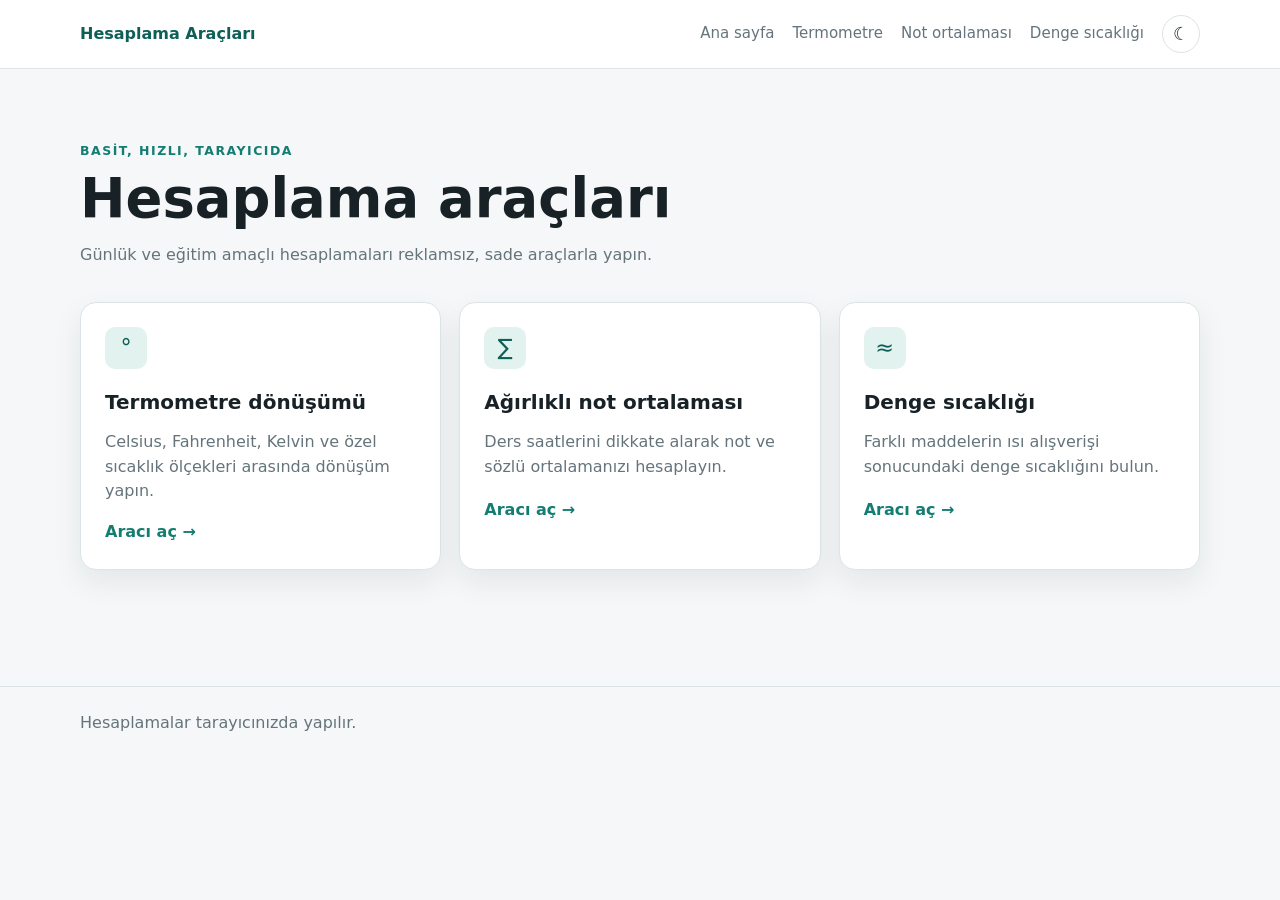
<file: index.html>
<!doctype html>
<html lang="tr">
<head>
  <meta charset="utf-8">
  <meta name="viewport" content="width=device-width, initial-scale=1">
  <meta name="description" content="Günlük hesaplama araçları koleksiyonu.">
  <title>Hesaplama Araçları</title>
  <link rel="stylesheet" href="assets/css/site.css">
</head>
<body>
  <div data-site-header></div>

  <main class="container">
    <section class="hero">
      <p class="eyebrow">Basit, hızlı, tarayıcıda</p>
      <h1>Hesaplama araçları</h1>
      <p>Günlük ve eğitim amaçlı hesaplamaları reklamsız, sade araçlarla yapın.</p>
    </section>

    <section class="tool-grid" aria-label="Araçlar">
      <a class="tool-card" href="tools/temperature.html">
        <span class="tool-card__icon" aria-hidden="true">°</span>
        <h2>Termometre dönüşümü</h2>
        <p>Celsius, Fahrenheit, Kelvin ve özel sıcaklık ölçekleri arasında dönüşüm yapın.</p>
        <span class="text-link">Aracı aç →</span>
      </a>
      <a class="tool-card" href="tools/grade-average.html">
        <span class="tool-card__icon" aria-hidden="true">∑</span>
        <h2>Ağırlıklı not ortalaması</h2>
        <p>Ders saatlerini dikkate alarak not ve sözlü ortalamanızı hesaplayın.</p>
        <span class="text-link">Aracı aç →</span>
      </a>
      <a class="tool-card" href="tools/equilibrium-temperature.html">
        <span class="tool-card__icon" aria-hidden="true">≈</span>
        <h2>Denge sıcaklığı</h2>
        <p>Farklı maddelerin ısı alışverişi sonucundaki denge sıcaklığını bulun.</p>
        <span class="text-link">Aracı aç →</span>
      </a>
    </section>
  </main>

  <div data-site-footer></div>
  <script src="assets/js/common.js" defer></script>
</body>
</html>
</file>
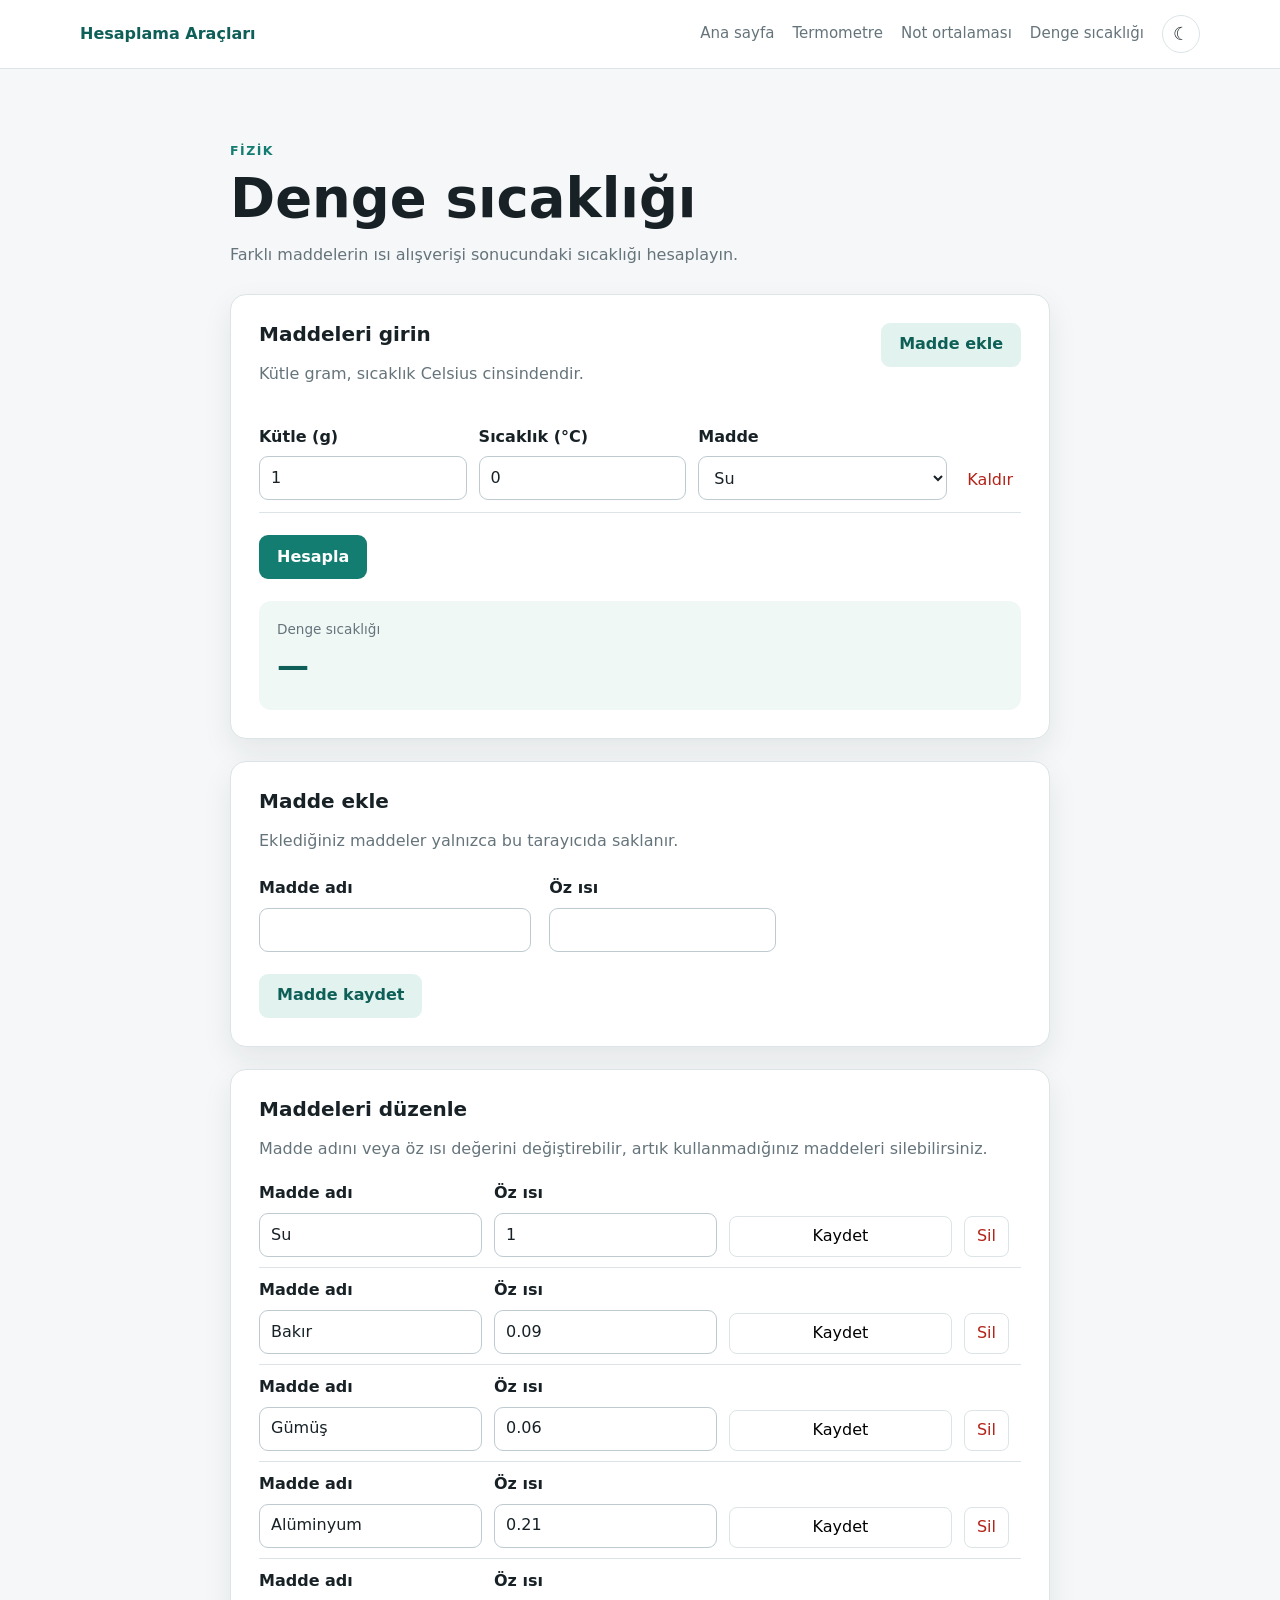
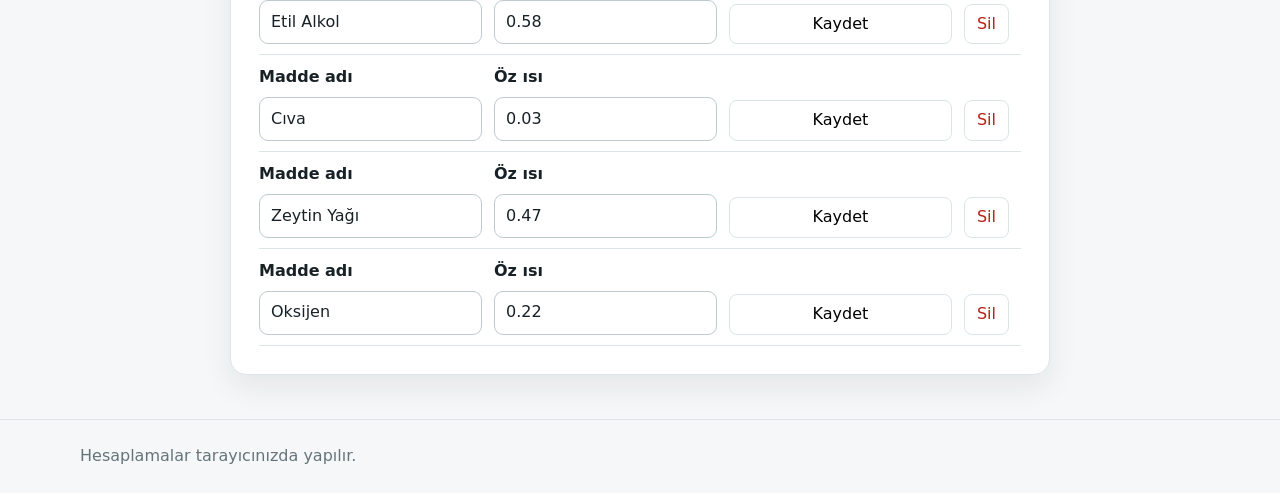
<file: tools/equilibrium-temperature.html>
<!doctype html>
<html lang="tr">
<head>
  <meta charset="utf-8">
  <meta name="viewport" content="width=device-width, initial-scale=1">
  <meta name="description" content="Farklı maddelerin denge sıcaklığını hesaplayın.">
  <title>Denge Sıcaklığı | Hesaplama Araçları</title>
  <link rel="stylesheet" href="../assets/css/site.css">
</head>
<body>
  <div data-site-header></div>
  <main class="container narrow-container">
    <section class="page-heading">
      <p class="eyebrow">Fizik</p>
      <h1>Denge sıcaklığı</h1>
      <p>Farklı maddelerin ısı alışverişi sonucundaki sıcaklığı hesaplayın.</p>
    </section>

    <section class="card" aria-labelledby="equilibrium-title">
      <div class="section-heading"><div><h2 id="equilibrium-title">Maddeleri girin</h2><p class="muted">Kütle gram, sıcaklık Celsius cinsindendir.</p></div><button class="button button--secondary" id="add-material" type="button">Madde ekle</button></div>
      <form id="equilibrium-form" novalidate>
        <div id="material-rows" class="rows"></div>
        <p id="equilibrium-error" class="form-message form-message--error" role="alert" hidden></p>
        <button class="button" type="submit">Hesapla</button>
      </form>
      <div class="result" aria-live="polite"><span class="result__label">Denge sıcaklığı</span><output id="equilibrium-result" class="result__value">—</output></div>
    </section>

    <section class="card" aria-labelledby="material-title">
      <h2 id="material-title">Madde ekle</h2>
      <p class="muted">Eklediğiniz maddeler yalnızca bu tarayıcıda saklanır.</p>
      <form id="custom-material-form" novalidate>
        <div class="form-grid form-grid--three">
          <div class="field"><label for="material-name">Madde adı</label><input id="material-name" type="text" maxlength="50" required></div>
          <div class="field"><label for="material-heat">Öz ısı</label><input id="material-heat" type="number" min="0.000001" step="any" inputmode="decimal" required></div>
        </div>
        <p id="material-error" class="form-message form-message--error" role="alert" hidden></p>
        <p id="material-success" class="form-message form-message--success" role="status" hidden></p>
        <button class="button button--secondary" type="submit">Madde kaydet</button>
      </form>
    </section>

    <section class="card" aria-labelledby="material-management-title">
      <h2 id="material-management-title">Maddeleri düzenle</h2>
      <p class="muted">Madde adını veya öz ısı değerini değiştirebilir, artık kullanmadığınız maddeleri silebilirsiniz.</p>
      <div id="material-management" class="management-list"></div>
    </section>
  </main>
  <div data-site-footer></div>
  <script src="../assets/js/common.js" defer></script>
  <script src="../assets/js/equilibrium-temperature.js" defer></script>
</body>
</html>
</file>
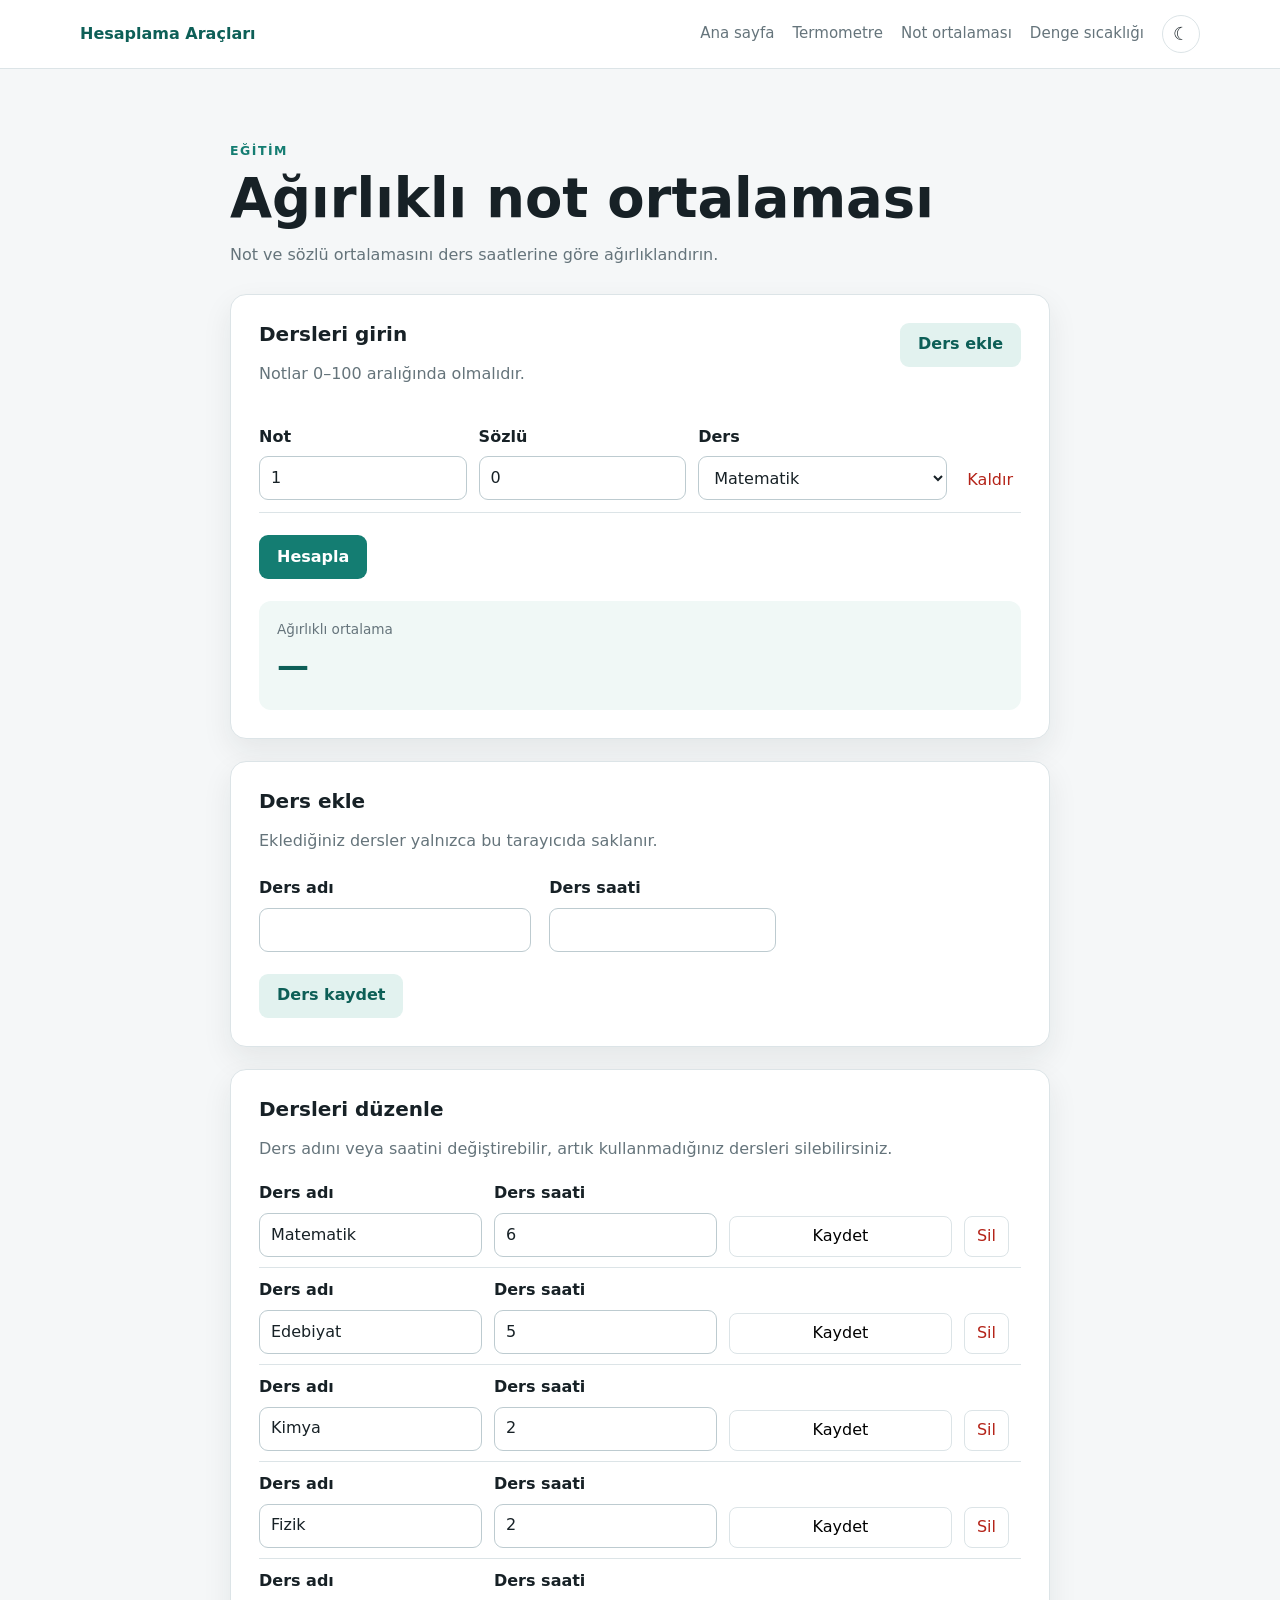
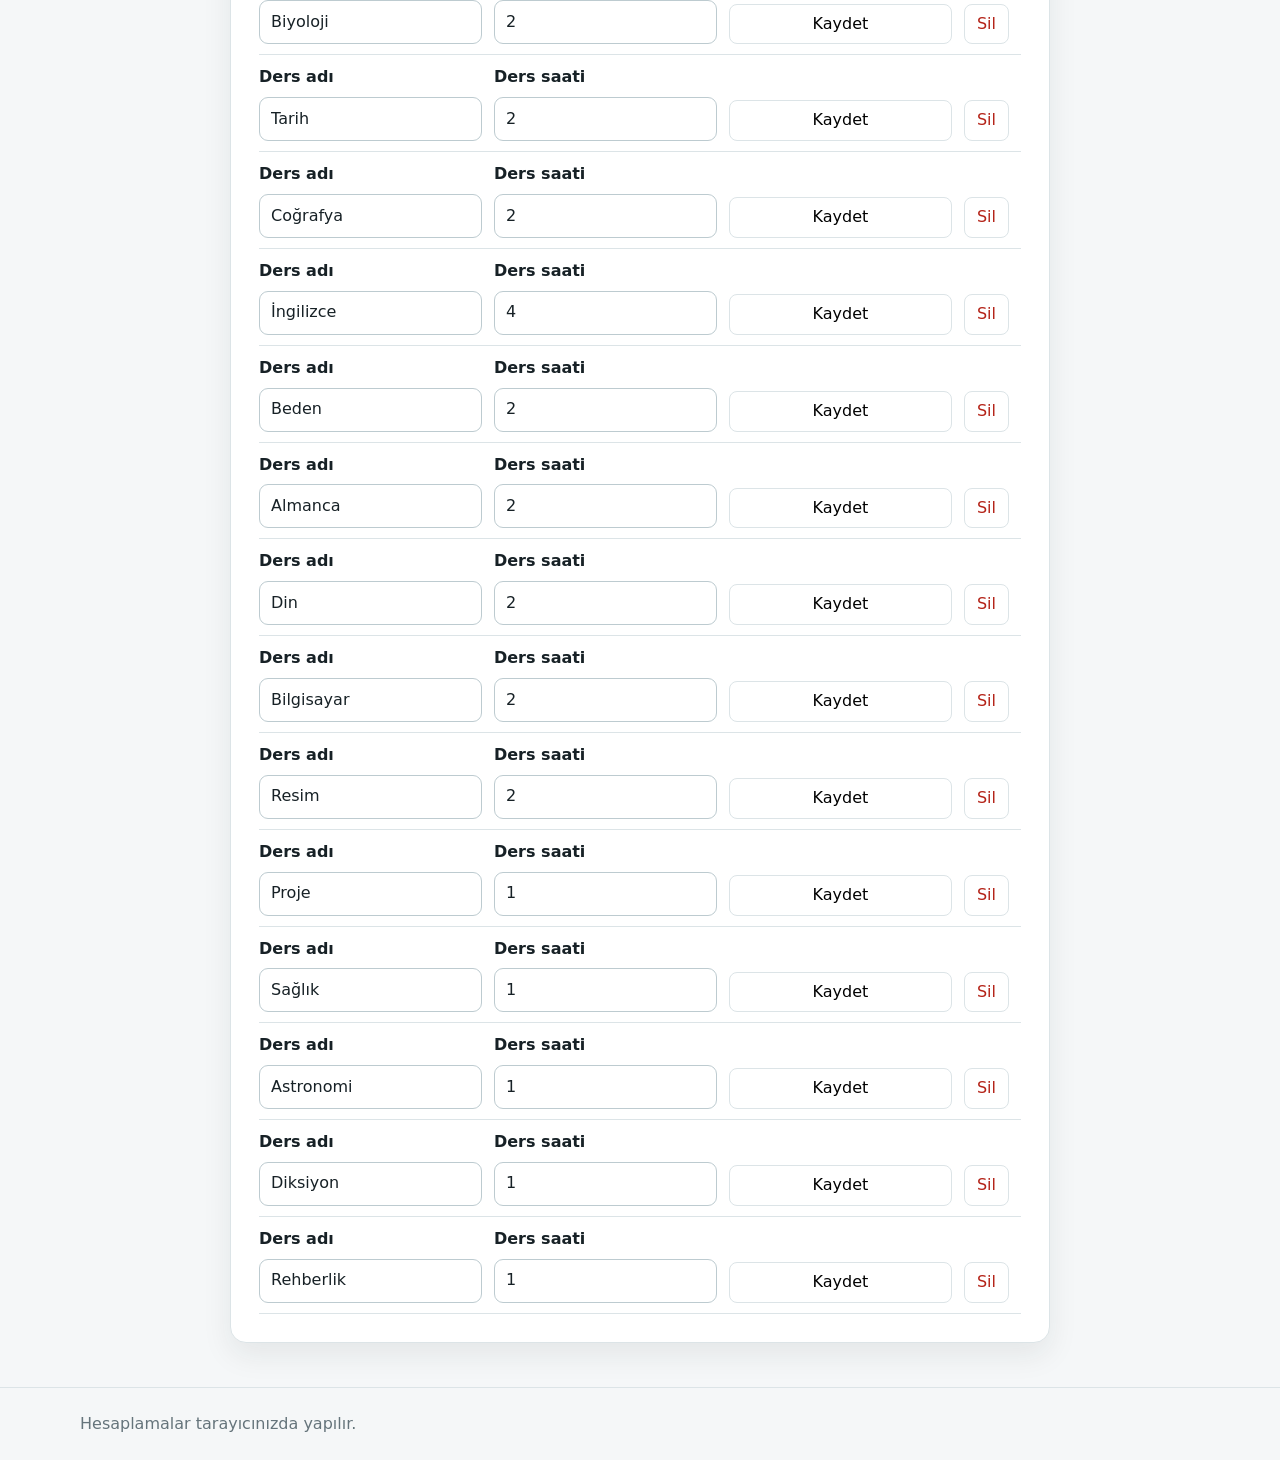
<file: tools/grade-average.html>
<!doctype html>
<html lang="tr">
<head>
  <meta charset="utf-8">
  <meta name="viewport" content="width=device-width, initial-scale=1">
  <meta name="description" content="Ders saatlerini dikkate alarak ağırlıklı not ortalaması hesaplayın.">
  <title>Ağırlıklı Not Ortalaması | Hesaplama Araçları</title>
  <link rel="stylesheet" href="../assets/css/site.css">
</head>
<body>
  <div data-site-header></div>
  <main class="container narrow-container">
    <section class="page-heading">
      <p class="eyebrow">Eğitim</p>
      <h1>Ağırlıklı not ortalaması</h1>
      <p>Not ve sözlü ortalamasını ders saatlerine göre ağırlıklandırın.</p>
    </section>

    <section class="card" aria-labelledby="grade-title">
      <div class="section-heading"><div><h2 id="grade-title">Dersleri girin</h2><p class="muted">Notlar 0–100 aralığında olmalıdır.</p></div><button class="button button--secondary" id="add-course" type="button">Ders ekle</button></div>
      <form id="grade-form" novalidate>
        <div id="course-rows" class="rows"></div>
        <p id="grade-error" class="form-message form-message--error" role="alert" hidden></p>
        <button class="button" type="submit">Hesapla</button>
      </form>
      <div class="result" aria-live="polite"><span class="result__label">Ağırlıklı ortalama</span><output id="grade-result" class="result__value">—</output></div>
    </section>

    <section class="card" aria-labelledby="course-title">
      <h2 id="course-title">Ders ekle</h2>
      <p class="muted">Eklediğiniz dersler yalnızca bu tarayıcıda saklanır.</p>
      <form id="custom-course-form" novalidate>
        <div class="form-grid form-grid--three">
          <div class="field"><label for="course-name">Ders adı</label><input id="course-name" type="text" maxlength="50" required></div>
          <div class="field"><label for="course-hours">Ders saati</label><input id="course-hours" type="number" min="0.000001" step="any" inputmode="decimal" required></div>
        </div>
        <p id="course-error" class="form-message form-message--error" role="alert" hidden></p>
        <p id="course-success" class="form-message form-message--success" role="status" hidden></p>
        <button class="button button--secondary" type="submit">Ders kaydet</button>
      </form>
    </section>

    <section class="card" aria-labelledby="course-management-title">
      <h2 id="course-management-title">Dersleri düzenle</h2>
      <p class="muted">Ders adını veya saatini değiştirebilir, artık kullanmadığınız dersleri silebilirsiniz.</p>
      <div id="course-management" class="management-list"></div>
    </section>
  </main>
  <div data-site-footer></div>
  <script src="../assets/js/common.js" defer></script>
  <script src="../assets/js/grade-average.js" defer></script>
</body>
</html>
</file>
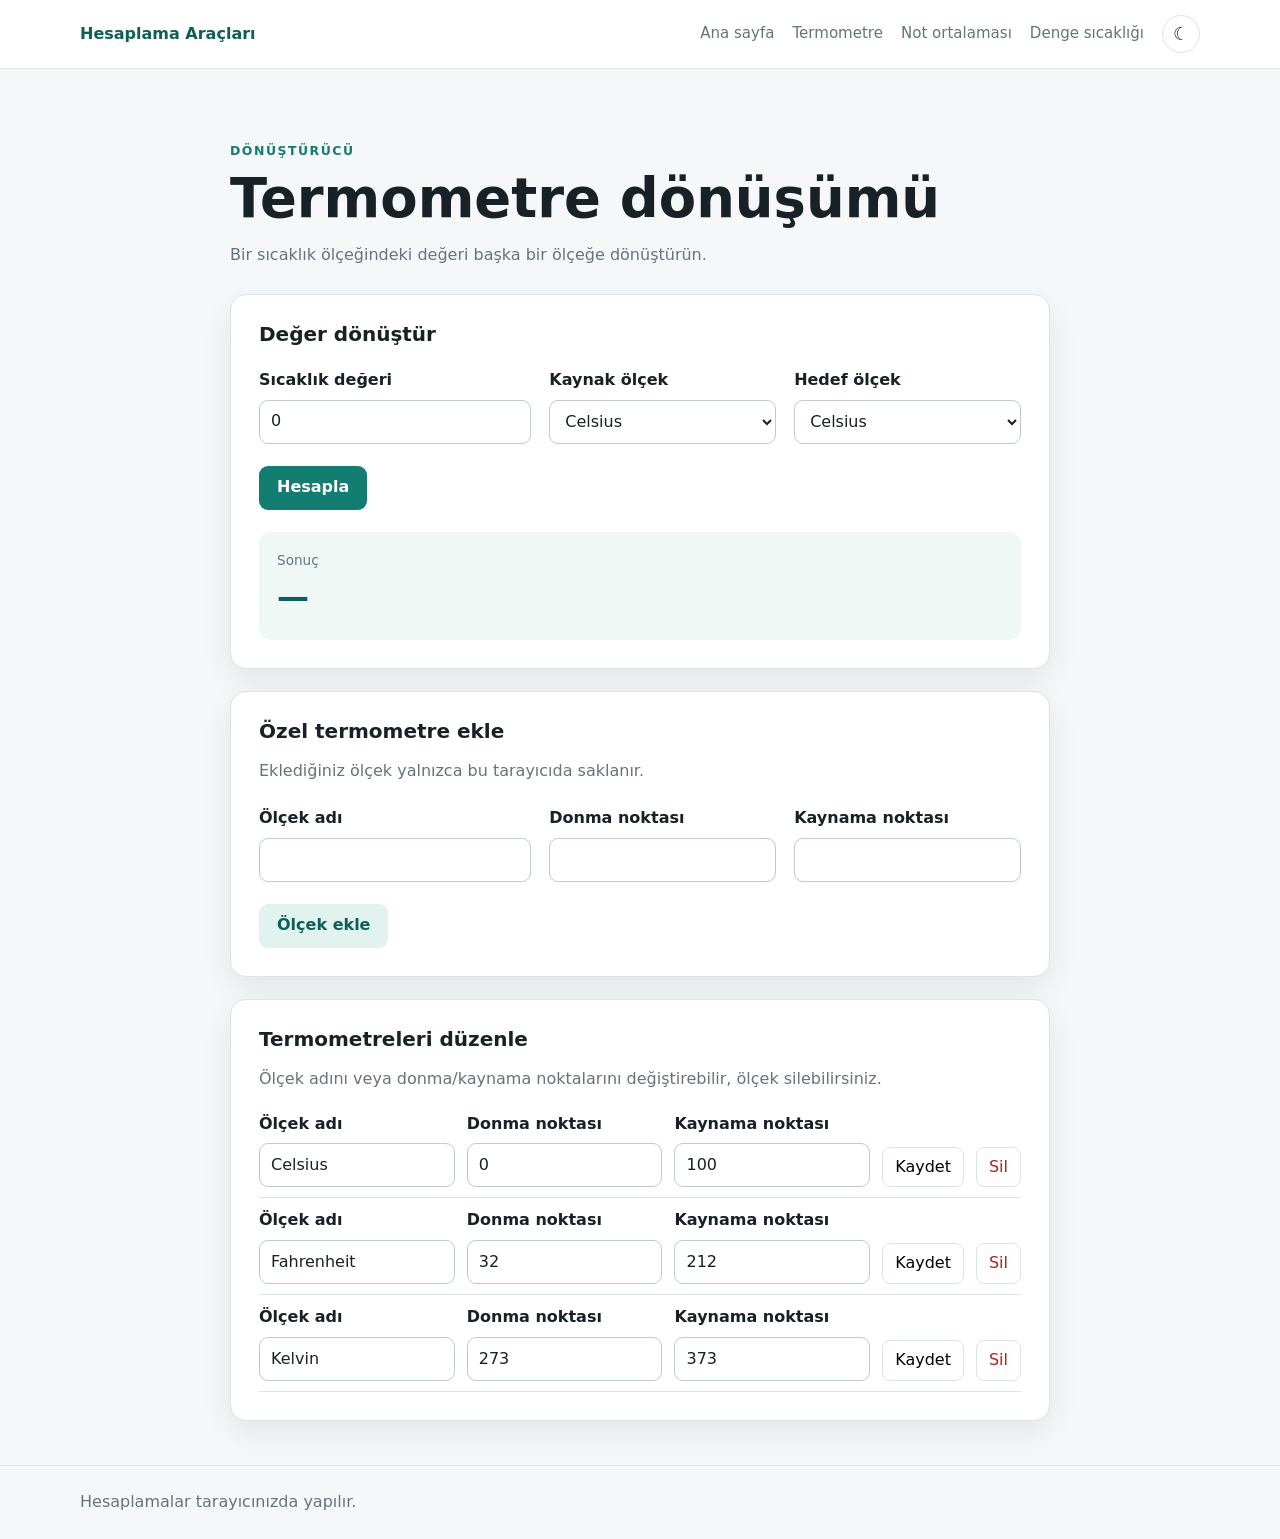
<file: tools/temperature.html>
<!doctype html>
<html lang="tr">
<head>
  <meta charset="utf-8">
  <meta name="viewport" content="width=device-width, initial-scale=1">
  <meta name="description" content="Sıcaklık değerlerini farklı termometre ölçekleri arasında dönüştürün.">
  <title>Termometre Dönüşümü | Hesaplama Araçları</title>
  <link rel="stylesheet" href="../assets/css/site.css">
</head>
<body>
  <div data-site-header></div>

  <main class="container narrow-container">
    <section class="page-heading">
      <p class="eyebrow">Dönüştürücü</p>
      <h1>Termometre dönüşümü</h1>
      <p>Bir sıcaklık ölçeğindeki değeri başka bir ölçeğe dönüştürün.</p>
    </section>

    <section class="card" aria-labelledby="converter-title">
      <h2 id="converter-title">Değer dönüştür</h2>
      <form id="temperature-form" novalidate>
        <div class="form-grid">
          <div class="field">
            <label for="temperature-value">Sıcaklık değeri</label>
            <input id="temperature-value" name="value" type="number" step="any" inputmode="decimal" value="0" required>
          </div>
          <div class="field">
            <label for="source-scale">Kaynak ölçek</label>
            <select id="source-scale" name="source" required></select>
          </div>
          <div class="field">
            <label for="target-scale">Hedef ölçek</label>
            <select id="target-scale" name="target" required></select>
          </div>
        </div>
        <p id="temperature-error" class="form-message form-message--error" role="alert" hidden></p>
        <button class="button" type="submit">Hesapla</button>
      </form>

      <div class="result" aria-live="polite">
        <span class="result__label">Sonuç</span>
        <output id="temperature-result" class="result__value" for="temperature-form">—</output>
      </div>
    </section>

    <section class="card" aria-labelledby="custom-scale-title">
      <h2 id="custom-scale-title">Özel termometre ekle</h2>
      <p class="muted">Eklediğiniz ölçek yalnızca bu tarayıcıda saklanır.</p>
      <form id="custom-scale-form" novalidate>
        <div class="form-grid form-grid--three">
          <div class="field">
            <label for="custom-name">Ölçek adı</label>
            <input id="custom-name" name="name" type="text" maxlength="40" required>
          </div>
          <div class="field">
            <label for="custom-freezing">Donma noktası</label>
            <input id="custom-freezing" name="freezing" type="number" step="any" inputmode="decimal" required>
          </div>
          <div class="field">
            <label for="custom-boiling">Kaynama noktası</label>
            <input id="custom-boiling" name="boiling" type="number" step="any" inputmode="decimal" required>
          </div>
        </div>
        <p id="custom-scale-error" class="form-message form-message--error" role="alert" hidden></p>
        <p id="custom-scale-success" class="form-message form-message--success" role="status" hidden></p>
        <button class="button button--secondary" type="submit">Ölçek ekle</button>
      </form>
    </section>

    <section class="card" aria-labelledby="thermometer-management-title">
      <h2 id="thermometer-management-title">Termometreleri düzenle</h2>
      <p class="muted">Ölçek adını veya donma/kaynama noktalarını değiştirebilir, ölçek silebilirsiniz.</p>
      <div id="thermometer-management" class="management-list"></div>
    </section>
  </main>

  <div data-site-footer></div>
  <script src="../assets/js/common.js" defer></script>
  <script src="../assets/js/temperature.js" defer></script>
</body>
</html>
</file>
<file: assets/css/site.css>
:root { --bg:#f5f7f8; --surface:#fff; --text:#172126; --muted:#65747b; --line:#dce4e7; --accent:#147d72; --accent-dark:#0d5f57; --danger:#b42318; --success:#087443; --input-bg:#fff; --input-border:#bdcbd0; --focus-ring:#c9e9e4; --soft-bg:#e2f2ef; --soft-hover:#c9e9e4; --result-bg:#f0f8f6; --error-bg:#fff1f0; --success-bg:#ecfdf3; --shadow:0 12px 30px rgba(23,33,38,.08); color-scheme:light; }
:root[data-theme="dark"] { --bg:#12191b; --surface:#1d282b; --text:#edf5f4; --muted:#a8b9bb; --line:#354548; --accent:#55c8b8; --accent-dark:#8be2d5; --danger:#ff9b93; --success:#7be0aa; --input-bg:#162123; --input-border:#668084; --focus-ring:#245e59; --soft-bg:#24423f; --soft-hover:#2e5a54; --result-bg:#203b39; --error-bg:#48282a; --success-bg:#1d4231; --shadow:0 12px 30px rgba(0,0,0,.25); color-scheme:dark; }
* { box-sizing:border-box; }
body { margin:0; background:var(--bg); color:var(--text); font:16px/1.55 system-ui,-apple-system,"Segoe UI",sans-serif; }
a { color:inherit; }
.container { width:min(1120px,calc(100% - 32px)); margin:0 auto; }
.narrow-container { max-width:820px; }
.site-header { background:var(--surface); border-bottom:1px solid var(--line); }
.site-header__inner { min-height:68px; display:flex; align-items:center; justify-content:space-between; gap:24px; }
.brand { color:var(--accent-dark); font-weight:750; text-decoration:none; }
nav { display:flex; flex-wrap:wrap; gap:18px; color:var(--muted); font-size:.94rem; }
nav a { text-decoration:none; } nav a:hover, .text-link:hover { color:var(--accent-dark); }
.header-actions { align-items:center; display:flex; gap:18px; }
.theme-toggle { align-items:center; background:transparent; border:1px solid var(--line); border-radius:50%; color:var(--text); cursor:pointer; display:flex; font-size:1.15rem; height:38px; justify-content:center; width:38px; }
.theme-toggle:hover { background:var(--bg); border-color:var(--accent); }
.hero, .page-heading { padding:72px 0 34px; } .page-heading { padding-bottom:26px; }
.eyebrow { color:var(--accent); font-size:.78rem; font-weight:750; letter-spacing:.12em; margin:0 0 8px; text-transform:uppercase; }
h1,h2 { line-height:1.15; margin:0 0 12px; } h1 { font-size:clamp(2rem,5vw,3.4rem); } h2 { font-size:1.25rem; }
.hero p:last-child,.page-heading p:last-child { color:var(--muted); margin:0; }
.tool-grid { display:grid; grid-template-columns:repeat(3,1fr); gap:18px; padding-bottom:72px; }
.tool-card { background:var(--surface); border:1px solid var(--line); border-radius:16px; box-shadow:var(--shadow); display:block; padding:24px; text-decoration:none; transition:transform .18s,box-shadow .18s; }
.tool-card:hover { box-shadow:0 16px 36px rgba(23,33,38,.13); transform:translateY(-3px); } .tool-card p { color:var(--muted); min-height:52px; }
.tool-card__icon { align-items:center; background:var(--soft-bg); border-radius:10px; color:var(--accent-dark); display:flex; font-size:1.4rem; height:42px; justify-content:center; margin-bottom:22px; width:42px; }
.text-link { color:var(--accent); font-weight:700; } .tool-card--pending { opacity:.72; }
.card { background:var(--surface); border:1px solid var(--line); border-radius:16px; box-shadow:var(--shadow); margin-bottom:22px; padding:28px; }
.section-heading { align-items:flex-start; display:flex; gap:20px; justify-content:space-between; }
.rows { display:grid; gap:12px; margin:22px 0; }
.data-row { align-items:end; border-bottom:1px solid var(--line); display:grid; gap:12px; grid-template-columns:1fr 1fr 1.2fr auto; padding-bottom:12px; }
.data-row__remove { background:transparent; border:0; color:var(--danger); cursor:pointer; font:inherit; padding:8px; }
.management-list { display:grid; gap:10px; margin-top:20px; }
.management-row { align-items:end; border-bottom:1px solid var(--line); display:grid; gap:12px; grid-template-columns:repeat(3,minmax(0,1fr)) auto auto; padding-bottom:10px; }
.management-row__button { border:1px solid var(--line); border-radius:8px; background:var(--surface); cursor:pointer; font:inherit; min-height:40px; padding:7px 12px; }
.management-row__button:hover { border-color:var(--accent); color:var(--accent-dark); }
.management-row__button--delete { color:var(--danger); }
.management-status { color:var(--success); font-size:.9rem; grid-column:1 / -1; }
.management-status--error { color:var(--danger); }
.form-grid { display:grid; gap:18px; grid-template-columns:1.2fr 1fr 1fr; margin:22px 0; } .form-grid--three { grid-template-columns:1.2fr 1fr 1fr; }
.field { display:flex; flex-direction:column; gap:7px; } label { font-weight:650; }
input,select { background:var(--input-bg); border:1px solid var(--input-border); border-radius:9px; color:var(--text); font:inherit; min-height:44px; padding:8px 11px; width:100%; }
input:focus,select:focus { border-color:var(--accent); outline:3px solid var(--focus-ring); }
.button { background:var(--accent); border:0; border-radius:9px; color:#fff; cursor:pointer; font:inherit; font-weight:700; min-height:44px; padding:8px 18px; } .button:hover { background:var(--accent-dark); }
.button--secondary { background:var(--soft-bg); color:var(--accent-dark); } .button--secondary:hover { background:var(--soft-hover); }
.result { background:var(--result-bg); border-radius:12px; margin-top:22px; padding:18px; } .result__label { color:var(--muted); display:block; font-size:.85rem; } .result__value { color:var(--accent-dark); display:block; font-size:2rem; font-weight:750; margin-top:2px; }
.form-message { border-radius:8px; margin:0 0 16px; padding:10px 12px; } .form-message--error { background:var(--error-bg); color:var(--danger); } .form-message--success { background:var(--success-bg); color:var(--success); } .muted { color:var(--muted); }
.site-footer { border-top:1px solid var(--line); color:var(--muted); margin-top:44px; padding:24px 0; } .site-footer p { margin:0; }
@media (max-width:720px) { .site-header__inner { align-items:flex-start; flex-direction:column; padding:16px 0; } .header-actions { align-items:flex-start; justify-content:space-between; width:100%; } nav { gap:10px 14px; } .hero { padding-top:48px; } .tool-grid,.form-grid,.form-grid--three,.data-row,.management-row { grid-template-columns:1fr; } .card { padding:20px; } .section-heading { flex-direction:column; } }
</file>
